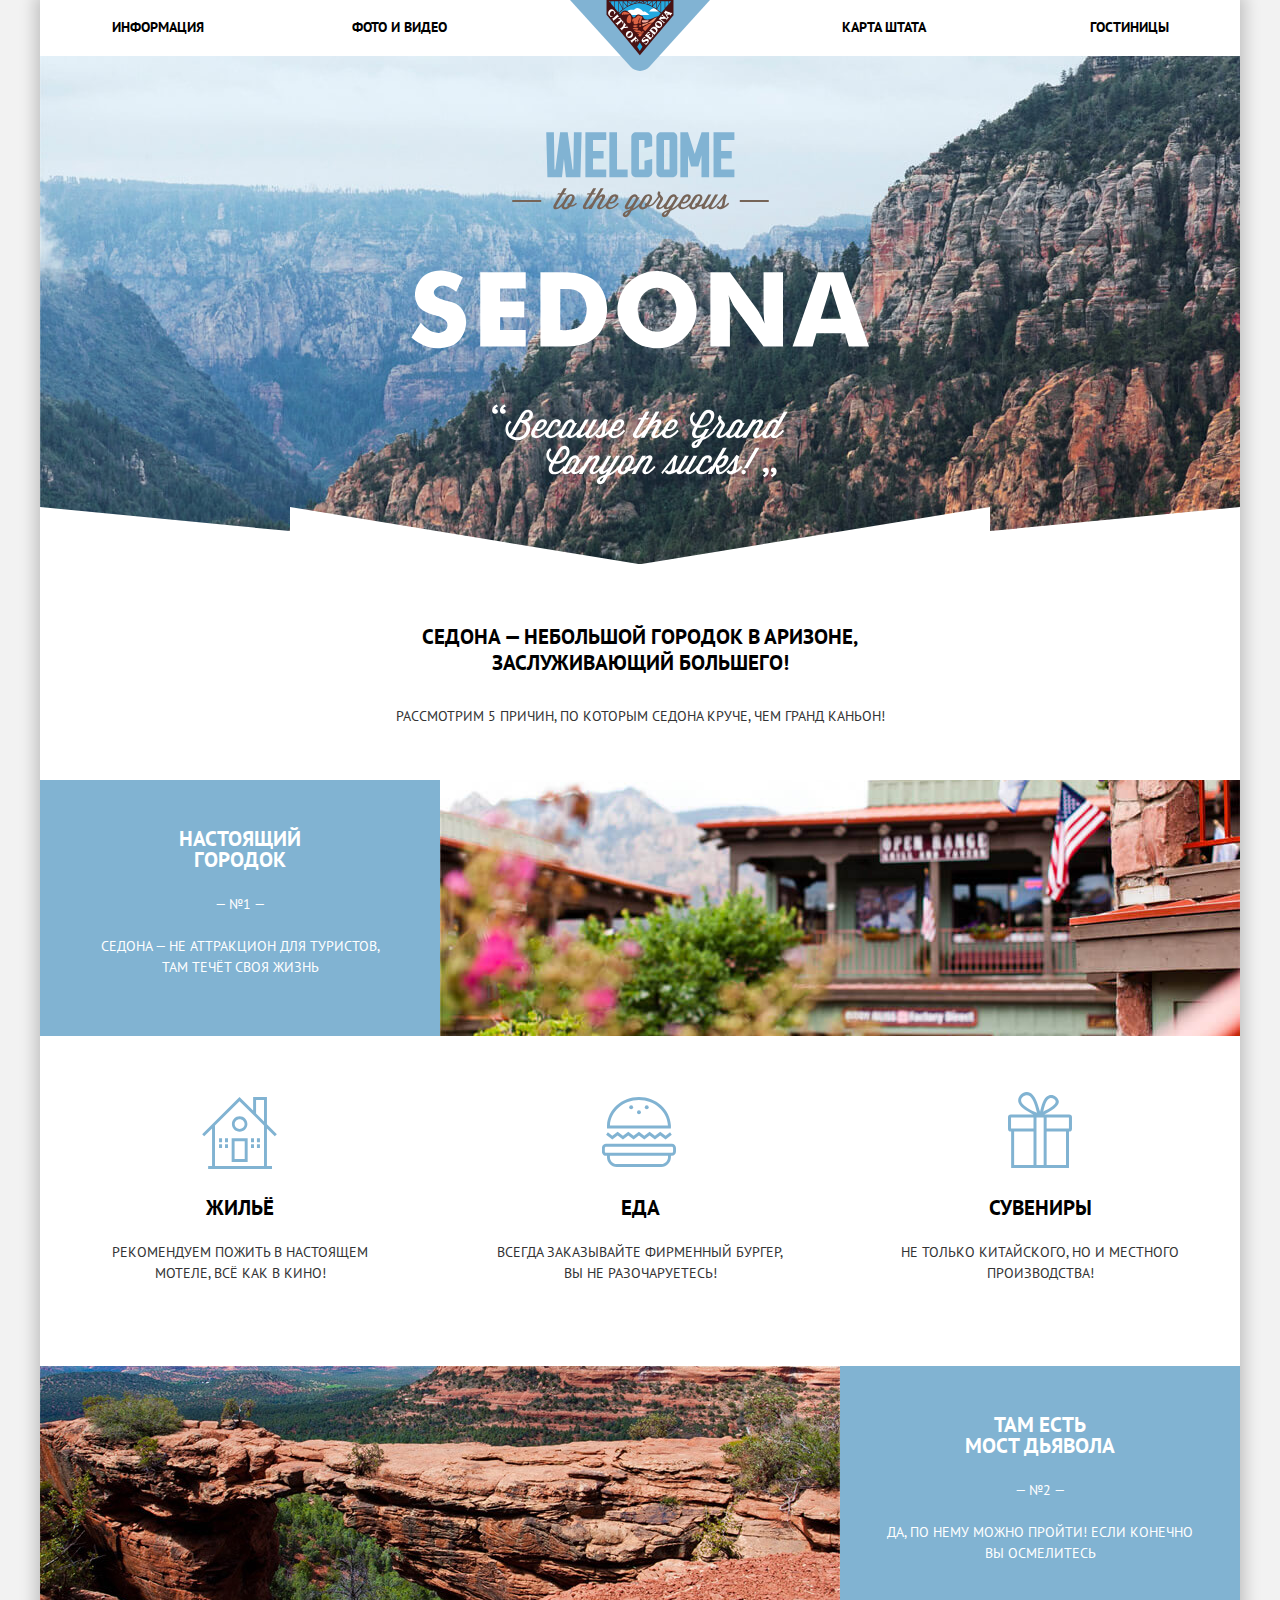
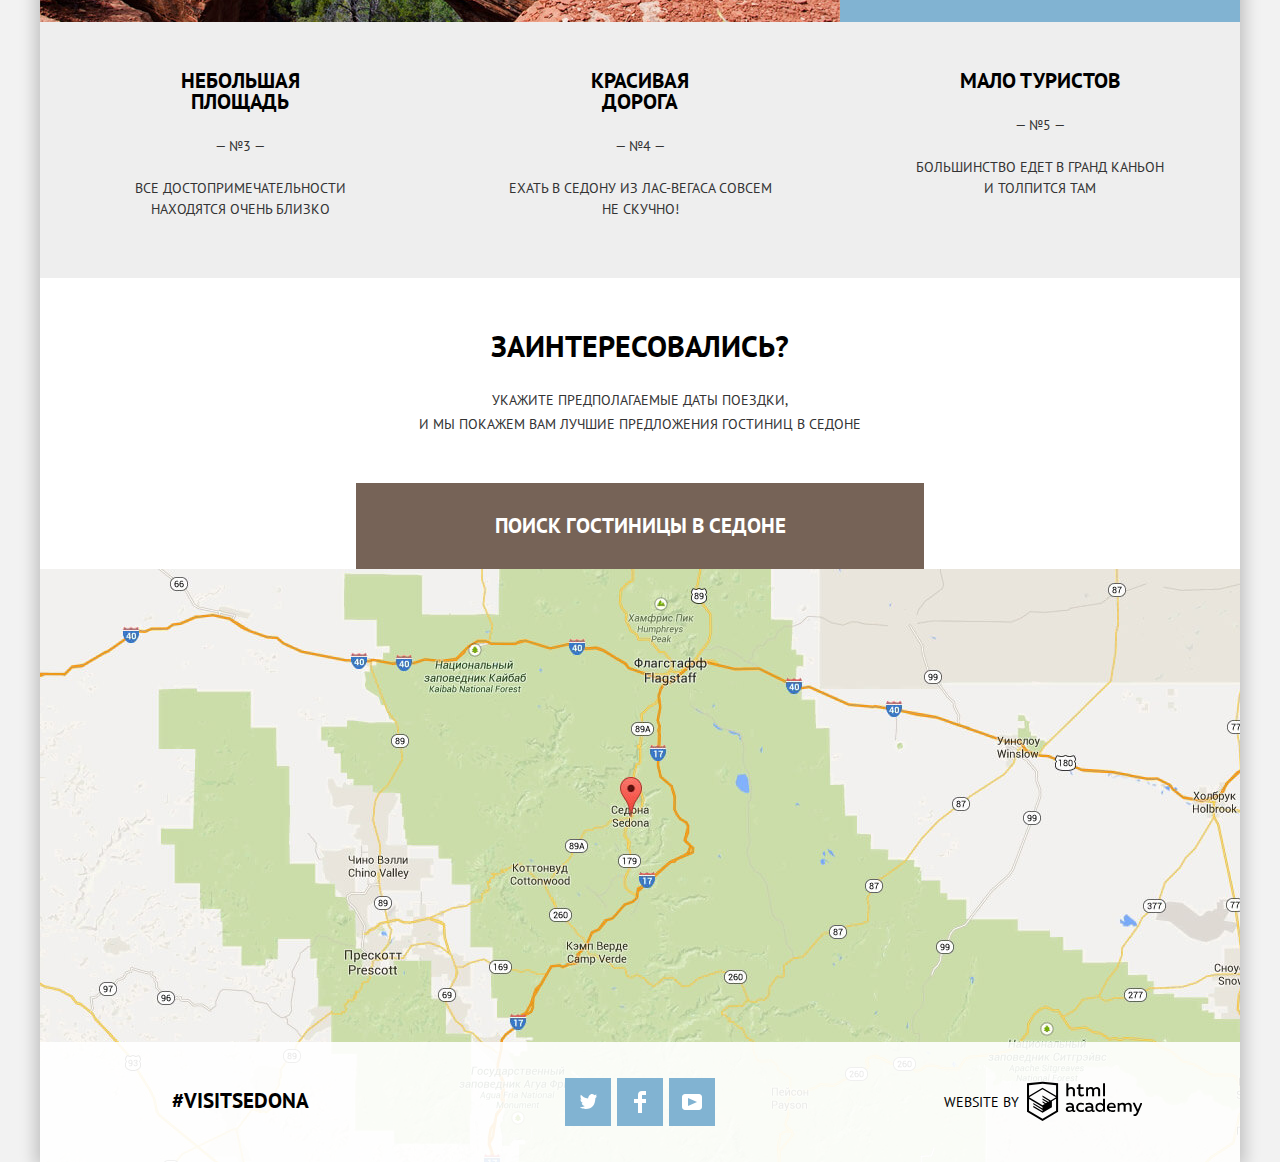
<file: index.html>
<!DOCTYPE html>
<html lang="ru">
  <head>
    <meta charset="utf-8">
    <title>HTML Academy: Седона</title>
    <link rel="stylesheet" href="https://fonts.googleapis.com/css?family=PT+Sans:400,700&amp;subset=cyrillic">
    <link rel="stylesheet" href="css/normalize-mini.css">
    <link rel="stylesheet" href="css/style-mini.css">
  </head>
  <body>
    <div class="container">
      <header class="main-header">
        <a class="main-logo">
          <img src="img/logo.svg" width="140" height="71" alt="Логотип города Седона">
        </a>
        <nav class="site-navigation">
          <ul>
            <li><a href="info.html">Информация</a></li>
            <li><a href="foto-video.html">Фото и видео</a></li>
            <li><a href="map.html">Карта штата</a></li>
            <li><a href="catalog.html">Гостиницы</a></li>
          </ul>
        </nav>
      </header>
      <main>
        <h1 class="visually-hidden">Сайт города Седона</h1>
        <section class="main-intro">
          <h2 class="visually-hidden">Приветствие</h2>
          <img src="img/welcome-banner.svg" width="459" height="353" alt="Приветственный баннер">
        </section>
        <section class="advantages">
          <h2 class="visually-hidden">Преимущества</h2>
          <div class="advantages-intro">
            <b>Седона &#8212; небольшой городок в Аризоне, заслуживающий большего!</b>
            <p>Рассмотрим 5 причин, по которым Седона круче, чем Гранд Каньон!</p>
          </div>
          <ul class="advantages-list">
            <li>
              <div class="list-item-big">
                <div class="list-item item-info">
                  <h3>Настоящий городок</h3>
                  <p class="items-num">&#8212; №1 &#8212;</p>
                  <p class="item-lead lead-1">Седона &#8212; не аттракцион для туристов, там течёт своя жизнь</p>
                </div>
                <div class="item-image">
                  <p class="visually-hidden">
                    Фото улицы Седоны
                  </p>
                </div>
              </div>
              <ul class="list-item-extra">
                <li class="list-item extra-item">
                  <h3>Жильё</h3>
                  <p class="extra-lead-1">Рекомендуем пожить в настоящем мотеле, всё как в кино!</p>
                </li>
                <li class="list-item extra-item">
                  <h3>Еда</h3>
                  <p class="extra-lead-2">Всегда заказывайте фирменный бургер, вы не разочаруетесь!</p>
                </li>
                <li class="list-item extra-item">
                  <h3>Сувениры</h3>
                  <p class="extra-lead-3">Не только китайского, но и местного производства!</p>
                </li>
              </ul>
            </li>
            <li class="list-item-big">
              <div class="item-image">
                <p class="visually-hidden">
                  Фото природы в окрестностях Седоны
                </p>
              </div>
              <div class="list-item item-info">
                <h3>Там есть<br>
                  мост дьявола</h3>
                <p class="items-num">&#8212; №2 &#8212;</p>
                <p class="item-lead lead-2">Да, по нему можно пройти! Если конечно вы осмелитесь</p>
              </div>
            </li>
            <li class="list-item list-item-small">
              <h3>Небольшая площадь</h3>
              <p class="items-num">&#8212; №3 &#8212;</p>
              <p class="item-lead lead-3">Все достопримечательности находятся очень близко</p>
            </li>
            <li class="list-item list-item-small">
              <h3 class="rare-title">Красивая дорога</h3>
              <p class="items-num">&#8212; №4 &#8212;</p>
              <p class="item-lead lead-4">Ехать в Седону из Лас-Вегаса совсем не скучно!</p>
            </li>
            <li class="list-item list-item-small">
              <h3>Мало туристов</h3>
              <p class="items-num">&#8212; №5 &#8212;</p>
              <p class="item-lead lead-5">Большинство едет в Гранд Каньон и толпится там</p>
            </li>
          </ul>
        </section>
        <section class="hotel-search">
          <h2 class="visually-hidden">Поиск отеля</h2>
          <div class="search-white-background">
            <b>Заинтересовались?</b>
            <p>Укажите предполагаемые даты поездки,<br>
            и мы покажем вам лучшие предложения гостиниц в Седоне</p>
            <div class="search-form-container">
              <button class="search-form-btn" type="button">Поиск гостиницы в Седоне</button>
              <form class="hotel-search-form" action="https://echo.htmlacademy.ru" method="get">
                <p class="arrival-date-form">
                  <label for="arrival-day-field">Дата заезда:</label>
                  <span class="input-container">
                    <input type="text" name="arrival-day" id="arrival-day-field" value="24 апреля 2017">
                    <button class="arrival-date-btn" type="button">
                      <span class="visually-hidden">Кнопка перехода в календарь</span>
                      <svg xmlns="http://www.w3.org/2000/svg" width="21" height="22">
                        <path d="M19.251 2.025h-2.845V.648c0-.381-.294-.689-.656-.689-.363 0-.656.308-.656.689v1.377h-3.938V.648c0-.381-.294-.689-.655-.689-.363 0-.657.308-.657.689v1.377H5.906V.648c0-.381-.294-.689-.656-.689-.363 0-.657.308-.657.689v1.377H1.75C.784 2.025 0 2.847 0 3.862v16.302C0 21.179.784 22 1.75 22h17.501c.966 0 1.749-.821 1.749-1.836V3.862c0-1.015-.783-1.837-1.749-1.837zm.437 18.139a.448.448 0 0 1-.437.459H1.75a.45.45 0 0 1-.438-.459V3.862a.45.45 0 0 1 .438-.459h2.844v1.378c0 .381.294.689.657.689.362 0 .656-.308.656-.689V3.403h3.938v1.378c0 .381.294.689.657.689.361 0 .655-.308.655-.689V3.403h3.938v1.378c0 .381.293.689.656.689.362 0 .656-.308.656-.689V3.403h2.845c.241 0 .437.206.437.459v16.302z"/>
                        <path d="M4.594 8.225h2.625v2.066H4.594zM4.594 11.668h2.625v2.067H4.594zM4.594 15.112h2.625v2.066H4.594zM9.188 15.112h2.625v2.066H9.188zM9.188 11.668h2.625v2.067H9.188zM9.188 8.225h2.625v2.066H9.188zM13.781 15.112h2.625v2.066h-2.625zM13.781 11.668h2.625v2.067h-2.625zM13.781 8.225h2.625v2.066h-2.625z"/>
                      </svg>
                    </button>
                  </span>
                </p>
                <p class="departure-date-form">
                  <label for="departure-day-field">Дата выезда:</label>
                  <span class="input-container">
                    <input type="text" name="departure-day" id="departure-day-field" value="4 июля 2017">
                    <button class="departure-date-btn" type="button">
                      <span class="visually-hidden">Кнопка перехода в календарь</span>
                      <svg xmlns="http://www.w3.org/2000/svg" width="21" height="22">
                        <path d="M19.251 2.025h-2.845V.648c0-.381-.294-.689-.656-.689-.363 0-.656.308-.656.689v1.377h-3.938V.648c0-.381-.294-.689-.655-.689-.363 0-.657.308-.657.689v1.377H5.906V.648c0-.381-.294-.689-.656-.689-.363 0-.657.308-.657.689v1.377H1.75C.784 2.025 0 2.847 0 3.862v16.302C0 21.179.784 22 1.75 22h17.501c.966 0 1.749-.821 1.749-1.836V3.862c0-1.015-.783-1.837-1.749-1.837zm.437 18.139a.448.448 0 0 1-.437.459H1.75a.45.45 0 0 1-.438-.459V3.862a.45.45 0 0 1 .438-.459h2.844v1.378c0 .381.294.689.657.689.362 0 .656-.308.656-.689V3.403h3.938v1.378c0 .381.294.689.657.689.361 0 .655-.308.655-.689V3.403h3.938v1.378c0 .381.293.689.656.689.362 0 .656-.308.656-.689V3.403h2.845c.241 0 .437.206.437.459v16.302z"/>
                        <path d="M4.594 8.225h2.625v2.066H4.594zM4.594 11.668h2.625v2.067H4.594zM4.594 15.112h2.625v2.066H4.594zM9.188 15.112h2.625v2.066H9.188zM9.188 11.668h2.625v2.067H9.188zM9.188 8.225h2.625v2.066H9.188zM13.781 15.112h2.625v2.066h-2.625zM13.781 11.668h2.625v2.067h-2.625zM13.781 8.225h2.625v2.066h-2.625z"/>
                      </svg>
                    </button>
                  </span>
                </p>
                <div class="half-width adults-number-form">
                  <label for="adults-counter-field">Взрослые:</label>
                  <div class="adults-inner-container">
                    <button class="counter-btn minus" type="button">
                      <span class="visually-hidden">Кнопка уменьшения количества</span>
                      <svg width="38" height="38">
                        <line x1="13" y1="19" x2="23" y2="19"/>
                      </svg>
                    </button>
                    <input type="text" name="adults-counter" id="adults-counter-field" value="2">
                    <button class="counter-btn plus" type="button">
                      <span class="visually-hidden">Кнопка увеличения количества</span>
                      <svg width="38" height="38">
                        <line x1="12" y1="19" x2="23" y2="19"/>
                        <line x1="17.5" y1="13.5" x2="17.5" y2="24.5"/>
                      </svg>
                    </button>
                  </div>
                </div>
                <div class="half-width children-number-form">
                  <label for="children-counter-field">Дети:</label>
                  <div class="children-inner-container">
                    <button class="counter-btn minus" type="button">
                      <span class="visually-hidden">Кнопка уменьшения количества</span>
                      <svg width="38" height="38">
                        <line x1="13" y1="19" x2="23" y2="19" stroke="rgb(169, 169,169)" stroke-width="3"/>
                      </svg>
                    </button>
                    <input type="text" name="children-counter" id="children-counter-field" value="0">
                    <button class="counter-btn plus" type="button">
                      <span class="visually-hidden">Кнопка увеличения количества</span>
                      <svg width="38" height="38">
                        <line x1="12" y1="19" x2="23" y2="19" stroke="rgb(169, 169,169)" stroke-width="3"/>
                        <line x1="17.5" y1="13.5" x2="17.5" y2="24.5" stroke="rgb(169, 169,169)" stroke-width="3"/>
                      </svg>
                    </button>
                  </div>
                </div>
                <input type="submit" value="Найти">
              </form>
            </div>
          </div>
        </section>
        <p class="map-image">
          <span class="visually-hidden">Карта окрестностей Седоны</span>
          <iframe class="google-map" src="https://www.google.com/maps/embed?pb=!1m18!1m12!1m3!1d837891.8353668932!2d-112.27543908121466!3d34.88379464633248!2m3!1f0!2f0!3f0!3m2!1i1024!2i768!4f13.1!3m3!1m2!1s0x872da132f942b00d%3A0x5548c523fa6c8efd!2z0KHQtdC00L7QvdCwLCDQkNGA0LjQt9C-0L3QsCA4NjMzNiwg0KHQqNCQ!5e0!3m2!1sru!2sru!4v1536592069922" width="1200" height="593" allowfullscreen></iframe>
        </p>
      </main>
      <footer class="main-footer main-footer-box">
        <p class="footer-container footer-sedona-link">
          <a href="#" title="посетите Седону">#visitsedona</a>
        </p>
        <div class="footer-container footer-social">
          <ul>
            <li>
              <a class="social-btn btn-twitter" href="#">
                <span class="visually-hidden">Мы в Твиттере</span>
                <svg xmlns="http://www.w3.org/2000/svg" xmlns:xlink="http://www.w3.org/1999/xlink" width="17" height="15">
                  <path d="M10.95.144c1.685-.496 2.984.27 3.577 1.179.673-.231 1.331-.481 2.011-.708a2.345 2.345 0 0 1-.857 1.768c.685.17 1.304-.491 1.304-.491-.169 1-1.006 1.788-1.563 2.024-.231 6.75-3.175 11.217-10.077 11.082h-.446c-.41 0-4.164-.46-4.898-1.887 2.271.196 3.893-.422 4.693-1.177-.96-.3-2.679-.477-2.979-2.95.349.106.564.228 1.19.119C1.705 8.247.374 7.53.448 5.33c.285.328 1.067.536 1.34.472C1.085 5.561-.182 2.442.894.85c1.818 1.854 3.735 3.606 7.152 3.773C8.254 2.33 9.183.793 10.95.144z"/>
                </svg>
              </a>
            </li>
            <li>
              <a class="social-btn btn-fb" href="#">
                <span class="visually-hidden">Мы в Фейсбуке</span>
                <svg xmlns="http://www.w3.org/2000/svg" width="12" height="22">
                  <path d="M12 4V0H8a4 4 0 0 0-4 4v4H0v4h4v10h4V12h4V8H8V4h4z"/>
                </svg>
              </a>
            </li>
            <li>
              <a class="social-btn btn-youtube" href="#">
                <span class="visually-hidden">Мы в ютубе</span>
                <svg xmlns="http://www.w3.org/2000/svg" xmlns:xlink="http://www.w3.org/1999/xlink" width="20" height="16">
                  <path d="M17 0H3C1.35 0 0 1.35 0 3v10c0 1.65 1.35 3 3 3h14c1.65 0 3-1.35 3-3V3c0-1.65-1.35-3-3-3zM6.027 11.998V4.002L15.014 8l-8.987 3.998z"/>
                </svg>
              </a>
            </li>
          </ul>
        </div>
        <p class="footer-container footer-copyright">
          <span class="website-by">Website by</span>
          <a class="copyright-link" href="https://htmlacademy.ru/intensive/htmlcss" title="Ссылка на лендинг интенсива «Профессиональный HTML и CSS, уровень 1»">
            <svg data-name="layer-1" xmlns="http://www.w3.org/2000/svg" width="115" height="41" viewBox="0 0 113 39">
              <path d="M46.84 28.22a2.07 2.07 0 0 0 .58-.11v1.4a3.41 3.41 0 0 1-1.24.22 1.75 1.75 0 0 1-1.75-1 5.08 5.08 0 0 1-3.3 1.13c-1.59 0-3.06-.87-3.06-2.68 0-2.24 2.08-2.93 3.9-2.93a11.63 11.63 0 0 1 2.28.26v-.31c0-1.09-.8-1.86-2.3-1.86a7.79 7.79 0 0 0-3.15.67v-1.79a10.72 10.72 0 0 1 3.35-.58c2.48 0 4 1.18 4 3.83v3.14a.57.57 0 0 0 .69.61zm-6.76-1.19a1.42 1.42 0 0 0 1.64 1.29 3.56 3.56 0 0 0 2.53-1v-1.51a10.21 10.21 0 0 0-1.9-.22c-1.1.01-2.27.35-2.27 1.45zM53.06 20.62a5.29 5.29 0 0 1 2.7.67v1.79a4.28 4.28 0 0 0-2.42-.73 2.89 2.89 0 1 0 0 5.76 5.26 5.26 0 0 0 2.55-.67v1.8a6.58 6.58 0 0 1-2.9.6 4.42 4.42 0 0 1-4.72-4.54 4.54 4.54 0 0 1 4.79-4.68zM65.84 28.22a2.07 2.07 0 0 0 .58-.11v1.4a3.41 3.41 0 0 1-1.24.22 1.75 1.75 0 0 1-1.75-1 5.08 5.08 0 0 1-3.3 1.13c-1.59 0-3.06-.87-3.06-2.68 0-2.24 2.08-2.93 3.9-2.93a11.63 11.63 0 0 1 2.28.26v-.31c0-1.09-.8-1.86-2.3-1.86a7.79 7.79 0 0 0-3.15.67v-1.79a10.72 10.72 0 0 1 3.35-.58c2.48 0 4 1.18 4 3.83v3.14a.57.57 0 0 0 .69.61zm-6.76-1.19a1.42 1.42 0 0 0 1.64 1.29 3.56 3.56 0 0 0 2.53-1v-1.51a10.21 10.21 0 0 0-1.9-.22c-1.11.01-2.27.35-2.27 1.45zM76.67 16.85v12.76h-1.76v-1.39a4.07 4.07 0 0 1-3.35 1.62 4.62 4.62 0 0 1 0-9.22 4 4 0 0 1 3.15 1.37v-5.14h2zm-4.76 5.48a2.9 2.9 0 0 0 0 5.8 3 3 0 0 0 2.79-1.84v-2.13a3.06 3.06 0 0 0-2.79-1.83zM82.99 20.62c3.48 0 4.68 2.81 4.12 5.34h-6.58c.22 1.57 1.75 2.22 3.35 2.22a6.41 6.41 0 0 0 2.77-.62v1.68a7.5 7.5 0 0 1-3.14.6c-2.68 0-5-1.53-5-4.61a4.39 4.39 0 0 1 4.48-4.61zm.09 1.62a2.39 2.39 0 0 0-2.57 2.26h4.85a2.06 2.06 0 0 0-2.28-2.26zM89.1 29.61v-8.75h1.73v1.09a4 4 0 0 1 2.92-1.33 3 3 0 0 1 2.73 1.4 4.33 4.33 0 0 1 3.06-1.4 3.21 3.21 0 0 1 3.32 3.52v5.47h-2V24.2a1.67 1.67 0 0 0-1.73-1.84 2.94 2.94 0 0 0-2.17 1.18V29.61h-2V24.2a1.67 1.67 0 0 0-1.73-1.84 3.11 3.11 0 0 0-2.32 1.35v5.91h-2zM111.47 20.86h2l-4.1 9.93c-.95 2.28-2.19 3-3.52 3a5 5 0 0 1-1.15-.15v-1.66a3 3 0 0 0 .89.13c.95 0 1.66-.67 2.17-2l.18-.44-4.16-8.82h2.13l3 6.6zM40.66 1.53v5a4 4 0 0 1 2.83-1.2A3.41 3.41 0 0 1 47.1 8.9v5.41h-2V9.15a1.9 1.9 0 0 0-2-2.1 3.08 3.08 0 0 0-2.44 1.46v5.8h-2V1.53h2zM52.43 2.42v3.12h3.17v1.71h-3.17v4c0 1.15.53 1.53 1.66 1.53a4.71 4.71 0 0 0 1.77-.35v1.68a7.14 7.14 0 0 1-2.35.38 2.68 2.68 0 0 1-3-2.88V7.23h-1.6V5.52h1.57V2.88zM58.1 14.29V5.54h1.73v1.09a4 4 0 0 1 2.92-1.33 3 3 0 0 1 2.73 1.4 4.33 4.33 0 0 1 3.06-1.4 3.21 3.21 0 0 1 3.32 3.52v5.47h-2V8.88a1.67 1.67 0 0 0-1.73-1.84 2.94 2.94 0 0 0-2.17 1.18V14.29h-2V8.88a1.67 1.67 0 0 0-1.73-1.84 3.11 3.11 0 0 0-2.32 1.35v5.91h-2zM74.72 1.52h1.95v12.76h-1.95zM15.44.02h-.16L0 1.62v28l15.28 9.09 15.28-9.09v-28zm13.12 28.45l-13.28 7.9L2 28.47V16.99l13.22 7.87v1.43l-9.07-5.4v1.38l9.11 5.47v1.46l-9.1-5.42v1.38l9.11 5.47 9.19-5.5V19.22l4.1-2.45v11.67zm0-13.16l-3.65 2.14-1.68 1-8-4.76v1.38l6.84 4.07h-.06l-.15.09-1 .57-5.64-3.36v1.38l4.45 2.65-1.05.7-3.36-2v1.38l2.21 1.3-2.25 1.35-13.16-7.82 13.17-7.92zm0-1.39L15.21 6.05l-13.2 7.86V3.41l13.28-1.39 13.28 1.39v10.51z"/>
            </svg>
          </a>
        </p>
      </footer>
    </div>
    <script src="js/form-popup-mini.js"></script>
  </body>
</html>
</file>
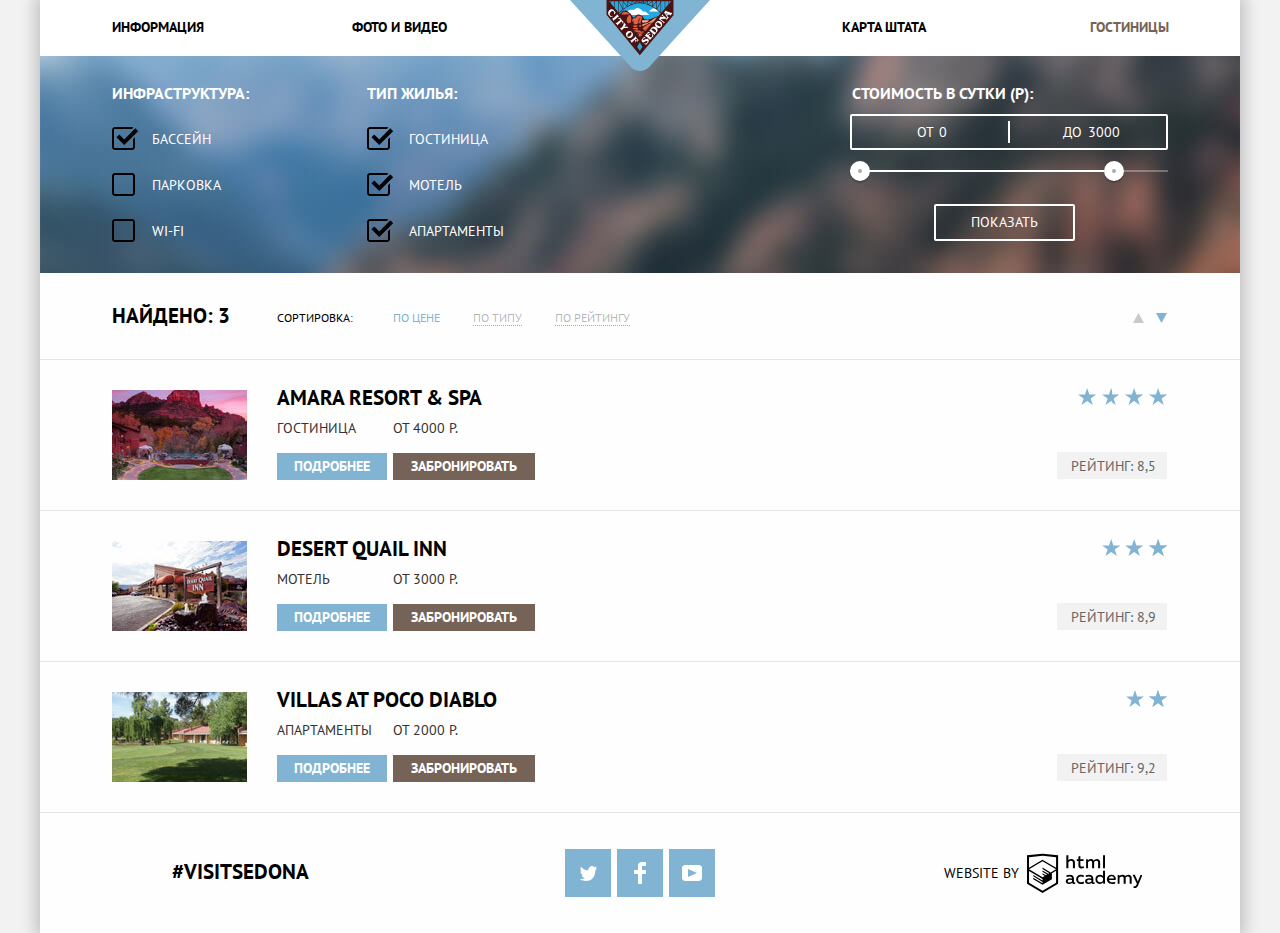
<file: catalog.html>
<!DOCTYPE html>
<html lang="ru">
  <head>
    <meta charset="utf-8">
    <title>HTML Academy: Седона</title>
    <link rel="stylesheet" href="https://fonts.googleapis.com/css?family=PT+Sans:400,700&amp;subset=cyrillic">
    <link rel="stylesheet" href="css/normalize-mini.css">
    <link rel="stylesheet" href="css/style-mini.css">
  </head>
  <body>
    <div class="container-catalog">
      <header class="main-header">
        <a class="main-logo" href="index.html" title="на главную страницу">
          <img src="img/logo.svg" width="140" height="71" alt="Логотип города Седона">
        </a>
        <nav class="site-navigation">
          <ul>
            <li><a href="info.html">Информация</a></li>
            <li><a href="foto-video.html">Фото и видео</a></li>
            <li><a href="map.html">Карта штата</a></li>
            <li class="current-item"><a href="catalog.html">Гостиницы</a></li>
          </ul>
        </nav>
      </header>
      <main>
        <h1 class="visually-hidden">Отели города Седона</h1>
        <form class="hotels-selection-form" action="https://echo.htmlacademy.ru" method="get">
          <h2 class="visually-hidden">Выбор параметров проживания</h2>
          <section class="infrastructure">
            <h3>Инфраструктура:</h3>
            <ul>
              <li class="hotels-selection-checkbox">
                <input class="visually-hidden" type="checkbox" name="pool" id="pool-checkbox" checked>
                <label class="hotels-selection-label" for="pool-checkbox">Бассейн</label>
              </li>
              <li class="hotels-selection-checkbox">
                <input class="visually-hidden" type="checkbox" name="parking" id="parking-checkbox">
                <label class="hotels-selection-label" for="parking-checkbox">Парковка</label>
              </li>
              <li class="hotels-selection-checkbox">
                <input class="visually-hidden" type="checkbox" name="wi-fi" id="wi-fi-checkbox">
                <label class="hotels-selection-label" for="wi-fi-checkbox">Wi-fi</label>
              </li>
            </ul>
          </section>
          <section class="accomodation">
            <h3>Тип жилья:</h3>
            <ul>
              <li class="hotels-selection-checkbox">
                <input class="visually-hidden" type="checkbox" name="hotel" id="hotel-checkbox" checked>
                <label class="hotels-selection-label" for="hotel-checkbox">Гостиница</label>
              </li>
              <li class="hotels-selection-checkbox">
                <input class="visually-hidden" type="checkbox" name="motel" id="motel-checkbox" checked>
                <label class="hotels-selection-label" for="motel-checkbox">Мотель</label>
              </li>
              <li class="hotels-selection-checkbox">
                <input class="visually-hidden" type="checkbox" name="apartments" id="apartments-checkbox" checked>
                <label class="hotels-selection-label" for="apartments-checkbox">Апартаменты</label>
              </li>
            </ul>
          </section>
          <div class="price">
            <h3>Стоимость в сутки (р):</h3>
            <p class="price-field">
              <label class="min-price">От <input type="text" name="min-price" value="0"></label>
              <label class="max-price">До <input type="text" name="max-price" value="3000"></label>
            </p>
            <div class="price-range">
              <div class="scale">
                <div class="bar"></div>
              </div>
              <div class="range-toggle range-toggle-min"></div>
              <div class="range-toggle range-toggle-max"></div>
            </div>
            <button class="form-btn" type="submit">Показать</button>
          </div>
        </form>
        <section class="results-sorting">
          <h2 class="visually-hidden">Сортировка результатов отбора отелей</h2>
          <p class="hotels-selection-result">
            Найдено:
            <output name="selection-quantity">3</output>
          </p>
          <div class="selection-mode">
            <p>Сортировка:</p>
            <ul class="mode-list">
              <li><a  class="current" href="#">По цене</a></li>
              <li><a href="#">По типу</a></li>
              <li><a href="#">По рейтингу</a></li>
            </ul>
          </div>
          <div class="sequence-selection">
            <a class="sequence-selection-defaul" href="#" title="Отбор по возрастанию стоимости">
              <svg xmlns="http://www.w3.org/2000/svg" width="11" height="10">
                <path d="M5.5 0L0 10h11z"/>
              </svg>
            </a>
            <a class="sequence-selection-default sequence-selection-current" href="#" title="Отбор по убыванию стоимости">
              <svg xmlns="http://www.w3.org/2000/svg" width="11" height="10">
                <path d="M5.5 10L0 0h11"/>
              </svg>
            </a>
          </div>
        </section>
        <ul class="hotels-list">
          <li class="hotels-list-item">
            <p class="catalog-item-image">
              <img src="img/amara-image.jpg" width="135" height="90" alt="Отель Amara Resort & SPA">
            </p>
            <div class="item-main-info">
              <h3 class="hotel-name">
                <a href="#">Amara Resort & SPA</a>
              </h3>
              <p class="hotel-info hotel-type">Гостиница</p>
              <p class="hotel-info hotel-price">от 4000 р.</p>
              <p class="hotel-btn btn-info">
                <a href="#">Подробнее</a>
              </p>
              <p class="hotel-btn btn-booking">
                <a href="#">Забронировать</a>
              </p>
            </div>
            <div class="item-ratings-info">
              <p class="hotel-stars amara-hotel-stars">
              </p>
              <p class="hotel-rating">
                Рейтинг: <span>8,5</span>
              </p>
            </div>
          </li>
          <li class="hotels-list-item">
            <p class="catalog-item-image">
              <img src="img/desert-image.jpg" width="135" height="90" alt="Отель Desert Quail Inn">
            </p>
            <div class="item-main-info">
              <h3 class="hotel-name">
                <a href="#">Desert Quail Inn</a>
              </h3>
              <p class="hotel-info hotel-type">Мотель</p>
              <p class="hotel-info hotel-price">от 3000 р.</p>
              <p class="hotel-btn btn-info">
                <a href="#">Подробнее</a>
              </p>
              <p class="hotel-btn btn-booking">
                <a href="#">Забронировать</a>
              </p>
            </div>
            <div class="item-ratings-info">
              <p class="hotel-stars  desert-hotel-stars">
                <img src="img/star.svg" width="18" height="17" alt="Категория (звёздность)">
              </p>
              <p class="hotel-rating">
                Рейтинг: <span>8,9</span>
              </p>
            </div>
          </li>
          <li class="hotels-list-item">
            <p class="catalog-item-image">
              <img src="img/villas-image.jpg" width="135" height="90" alt="Отель Villas At Poco Diablo">
            </p>
            <div class="item-main-info">
              <h3 class="hotel-name">
                <a href="#">Villas At Poco Diablo</a>
              </h3>
              <p class="hotel-info hotel-type">Апартаменты</p>
              <p class="hotel-info hotel-price">от 2000 р.</p>
              <p class="hotel-btn btn-info">
                <a href="#">Подробнее</a>
              </p>
              <p class="hotel-btn btn-booking">
                <a href="#">Забронировать</a>
              </p>
            </div>
            <div class="item-ratings-info">
              <p class="hotel-stars villas-hotel-stars">
                <img src="img/star.svg" width="18" height="17" alt="Категория (звёздность)">
              </p>
              <p class="hotel-rating">
                Рейтинг: <span>9,2</span>
              </p>
            </div>
          </li>
        </ul>
      </main>
      <footer class="catalog-footer">
        <p class="footer-container footer-sedona-link">
          <a href="#" title="посетите Седону">#visitsedona</a>
        </p>
        <div class="footer-container footer-social">
          <ul>
            <li>
              <a class="social-btn btn-twitter" href="#">
                <span class="visually-hidden">Мы в Твиттере</span>
                <svg xmlns="http://www.w3.org/2000/svg" xmlns:xlink="http://www.w3.org/1999/xlink" width="17" height="15">
                  <path d="M10.95.144c1.685-.496 2.984.27 3.577 1.179.673-.231 1.331-.481 2.011-.708a2.345 2.345 0 0 1-.857 1.768c.685.17 1.304-.491 1.304-.491-.169 1-1.006 1.788-1.563 2.024-.231 6.75-3.175 11.217-10.077 11.082h-.446c-.41 0-4.164-.46-4.898-1.887 2.271.196 3.893-.422 4.693-1.177-.96-.3-2.679-.477-2.979-2.95.349.106.564.228 1.19.119C1.705 8.247.374 7.53.448 5.33c.285.328 1.067.536 1.34.472C1.085 5.561-.182 2.442.894.85c1.818 1.854 3.735 3.606 7.152 3.773C8.254 2.33 9.183.793 10.95.144z"/>
                </svg>
              </a>
            </li>
            <li>
              <a class="social-btn btn-fb" href="#">
                <span class="visually-hidden">Мы в Фейсбуке</span>
                <svg xmlns="http://www.w3.org/2000/svg" width="12" height="22">
                  <path d="M12 4V0H8a4 4 0 0 0-4 4v4H0v4h4v10h4V12h4V8H8V4h4z"/>
                </svg>
              </a>
            </li>
            <li>
              <a class="social-btn btn-youtube" href="#">
                <span class="visually-hidden">Мы в ютубе</span>
                <svg xmlns="http://www.w3.org/2000/svg" xmlns:xlink="http://www.w3.org/1999/xlink" width="20" height="16">
                  <path d="M17 0H3C1.35 0 0 1.35 0 3v10c0 1.65 1.35 3 3 3h14c1.65 0 3-1.35 3-3V3c0-1.65-1.35-3-3-3zM6.027 11.998V4.002L15.014 8l-8.987 3.998z"/>
                </svg>
              </a>
            </li>
          </ul>
        </div>
        <p class="footer-container footer-copyright">
          <span class="website-by">
            Website by
          </span>
          <a class="copyright-link" href="https://htmlacademy.ru/intensive/htmlcss" title="Ссылка на лендинг интенсива «Профессиональный HTML и CSS, уровень 1»">
            <svg data-name="layer-1" xmlns="http://www.w3.org/2000/svg" width="115" height="41" viewBox="0 0 113 39">
              <path d="M46.84 28.22a2.07 2.07 0 0 0 .58-.11v1.4a3.41 3.41 0 0 1-1.24.22 1.75 1.75 0 0 1-1.75-1 5.08 5.08 0 0 1-3.3 1.13c-1.59 0-3.06-.87-3.06-2.68 0-2.24 2.08-2.93 3.9-2.93a11.63 11.63 0 0 1 2.28.26v-.31c0-1.09-.8-1.86-2.3-1.86a7.79 7.79 0 0 0-3.15.67v-1.79a10.72 10.72 0 0 1 3.35-.58c2.48 0 4 1.18 4 3.83v3.14a.57.57 0 0 0 .69.61zm-6.76-1.19a1.42 1.42 0 0 0 1.64 1.29 3.56 3.56 0 0 0 2.53-1v-1.51a10.21 10.21 0 0 0-1.9-.22c-1.1.01-2.27.35-2.27 1.45zM53.06 20.62a5.29 5.29 0 0 1 2.7.67v1.79a4.28 4.28 0 0 0-2.42-.73 2.89 2.89 0 1 0 0 5.76 5.26 5.26 0 0 0 2.55-.67v1.8a6.58 6.58 0 0 1-2.9.6 4.42 4.42 0 0 1-4.72-4.54 4.54 4.54 0 0 1 4.79-4.68zM65.84 28.22a2.07 2.07 0 0 0 .58-.11v1.4a3.41 3.41 0 0 1-1.24.22 1.75 1.75 0 0 1-1.75-1 5.08 5.08 0 0 1-3.3 1.13c-1.59 0-3.06-.87-3.06-2.68 0-2.24 2.08-2.93 3.9-2.93a11.63 11.63 0 0 1 2.28.26v-.31c0-1.09-.8-1.86-2.3-1.86a7.79 7.79 0 0 0-3.15.67v-1.79a10.72 10.72 0 0 1 3.35-.58c2.48 0 4 1.18 4 3.83v3.14a.57.57 0 0 0 .69.61zm-6.76-1.19a1.42 1.42 0 0 0 1.64 1.29 3.56 3.56 0 0 0 2.53-1v-1.51a10.21 10.21 0 0 0-1.9-.22c-1.11.01-2.27.35-2.27 1.45zM76.67 16.85v12.76h-1.76v-1.39a4.07 4.07 0 0 1-3.35 1.62 4.62 4.62 0 0 1 0-9.22 4 4 0 0 1 3.15 1.37v-5.14h2zm-4.76 5.48a2.9 2.9 0 0 0 0 5.8 3 3 0 0 0 2.79-1.84v-2.13a3.06 3.06 0 0 0-2.79-1.83zM82.99 20.62c3.48 0 4.68 2.81 4.12 5.34h-6.58c.22 1.57 1.75 2.22 3.35 2.22a6.41 6.41 0 0 0 2.77-.62v1.68a7.5 7.5 0 0 1-3.14.6c-2.68 0-5-1.53-5-4.61a4.39 4.39 0 0 1 4.48-4.61zm.09 1.62a2.39 2.39 0 0 0-2.57 2.26h4.85a2.06 2.06 0 0 0-2.28-2.26zM89.1 29.61v-8.75h1.73v1.09a4 4 0 0 1 2.92-1.33 3 3 0 0 1 2.73 1.4 4.33 4.33 0 0 1 3.06-1.4 3.21 3.21 0 0 1 3.32 3.52v5.47h-2V24.2a1.67 1.67 0 0 0-1.73-1.84 2.94 2.94 0 0 0-2.17 1.18V29.61h-2V24.2a1.67 1.67 0 0 0-1.73-1.84 3.11 3.11 0 0 0-2.32 1.35v5.91h-2zM111.47 20.86h2l-4.1 9.93c-.95 2.28-2.19 3-3.52 3a5 5 0 0 1-1.15-.15v-1.66a3 3 0 0 0 .89.13c.95 0 1.66-.67 2.17-2l.18-.44-4.16-8.82h2.13l3 6.6zM40.66 1.53v5a4 4 0 0 1 2.83-1.2A3.41 3.41 0 0 1 47.1 8.9v5.41h-2V9.15a1.9 1.9 0 0 0-2-2.1 3.08 3.08 0 0 0-2.44 1.46v5.8h-2V1.53h2zM52.43 2.42v3.12h3.17v1.71h-3.17v4c0 1.15.53 1.53 1.66 1.53a4.71 4.71 0 0 0 1.77-.35v1.68a7.14 7.14 0 0 1-2.35.38 2.68 2.68 0 0 1-3-2.88V7.23h-1.6V5.52h1.57V2.88zM58.1 14.29V5.54h1.73v1.09a4 4 0 0 1 2.92-1.33 3 3 0 0 1 2.73 1.4 4.33 4.33 0 0 1 3.06-1.4 3.21 3.21 0 0 1 3.32 3.52v5.47h-2V8.88a1.67 1.67 0 0 0-1.73-1.84 2.94 2.94 0 0 0-2.17 1.18V14.29h-2V8.88a1.67 1.67 0 0 0-1.73-1.84 3.11 3.11 0 0 0-2.32 1.35v5.91h-2zM74.72 1.52h1.95v12.76h-1.95zM15.44.02h-.16L0 1.62v28l15.28 9.09 15.28-9.09v-28zm13.12 28.45l-13.28 7.9L2 28.47V16.99l13.22 7.87v1.43l-9.07-5.4v1.38l9.11 5.47v1.46l-9.1-5.42v1.38l9.11 5.47 9.19-5.5V19.22l4.1-2.45v11.67zm0-13.16l-3.65 2.14-1.68 1-8-4.76v1.38l6.84 4.07h-.06l-.15.09-1 .57-5.64-3.36v1.38l4.45 2.65-1.05.7-3.36-2v1.38l2.21 1.3-2.25 1.35-13.16-7.82 13.17-7.92zm0-1.39L15.21 6.05l-13.2 7.86V3.41l13.28-1.39 13.28 1.39v10.51z"/>
            </svg>
          </a>
        </p>
      </footer>
    </div>
  </body>
</html>
</file>
<file: css/style-mini.css>
@-webkit-keyframes moving-down{0%{-webkit-transform:scaleY(0);transform:scaleY(0)}to{-webkit-transform:scaleY(1);transform:scaleY(1)}}@keyframes moving-down{0%{-webkit-transform:scaleY(0);transform:scaleY(0)}to{-webkit-transform:scaleY(1);transform:scaleY(1)}}@keyframes shake{0%,to{transform:translateX(0)}10%,30%,50%,70%,90%{transform:translateX(-10px)}20%,40%,60%,80%{transform:translateX(10px)}}*,::after,::before{-webkit-box-sizing:inherit;box-sizing:inherit}html{-webkit-box-sizing:border-box;box-sizing:border-box}body{margin:0;padding:0;font-family:"PT Sans",Arial,sans-serif;font-size:14px;line-height:21px;font-weight:400;text-transform:uppercase;text-align:center;color:#333;background-color:#f2f2f2}a{text-decoration:none}img{max-width:100%;height:auto}.visually-hidden{position:absolute;width:1px;height:1px;margin:-1px;border:0;padding:0;white-space:nowrap;-webkit-clip-path:inset(100%);clip-path:inset(100%);clip:rect(0 0 0 0);overflow:hidden}.container,.container-catalog{width:1200px;margin:0 auto;position:relative;-webkit-box-shadow:0 0 15px 5px rgba(0,1,1,.2);box-shadow:0 0 15px 5px rgba(0,1,1,.2)}.main-header{position:relative;min-height:56px;font-size:14px;line-height:26px;font-weight:700;color:#000;background-color:#fff}.main-logo{position:absolute;top:0;left:50%;margin-left:-70px}.site-navigation ul{display:-webkit-box;display:-ms-flexbox;display:flex;-ms-flex-wrap:wrap;flex-wrap:wrap;width:100%;margin:0;padding:0;list-style:none}.site-navigation li{padding-top:14px;width:20%;min-height:56px}.site-navigation li:nth-child(1),.site-navigation li:nth-child(2){text-align:left;padding-left:72px}.site-navigation li:nth-child(4n-2){margin-right:20%}.site-navigation li:nth-child(3){text-align:right;padding-right:74px}.site-navigation li:nth-child(4){text-align:right;padding-right:71px}.site-navigation a{font-size:14px;line-height:26px;font-weight:700;color:#000}.site-navigation a:focus,.site-navigation a:hover{color:#81b3d2}.site-navigation a:active{color:rgba(0,0,0,.3)}.current-item a,.current-item a:active,.current-item a:hover{color:#766357}.main-intro{line-height:0;padding-top:76px;padding-bottom:79px;background-color:#485155;background-image:url(../img/polygon-index.svg),url(../img/background-index.jpg);background-position:0 451px,center -56px;background-repeat:no-repeat,no-repeat}.advantages-intro{min-height:216px;padding-top:59px;padding-bottom:50px;border:1px solid transparent;background-color:#fff}.advantages-intro b{padding:0;display:block;width:576px;margin:0 auto 27px;font-size:21px;line-height:26px;font-weight:700;color:#000}.advantages-intro p{line-height:26px;margin:0 auto}.advantages-list,.list-item-big,.list-item-extra{display:-webkit-box;display:-ms-flexbox;display:flex;-ms-flex-wrap:wrap;flex-wrap:wrap;margin:0;padding:0;list-style:none}.advantages-list .list-item{width:400px;min-height:256px}.advantages-list .list-item:not(.extra-item){padding-top:48px;padding-bottom:58px}.list-item-big .item-image{width:800px;background-color:#98796e;background-repeat:no-repeat}.list-item-big:nth-of-type(1) .item-image{background-image:url(../img/street-full.jpg);background-position:0 -78px}.list-item-big:nth-of-type(2) .item-image{background-image:url(../img/nature-full.jpg);background-position:0 -76px}.list-item h3{display:block;width:160px;margin:0 auto 24px;font-size:21px;line-height:21px;font-weight:700}.extra-item h3,.extra-item h3 .list-item-small h3,.list-item-small h3{color:#000}.advantages-list .items-num{margin-bottom:21px}.advantages-list .item-lead{display:block;width:260px;margin:0 auto}.item-lead.lead-1{width:300px}.item-lead.lead-2{width:320px}.item-lead.lead-4{width:280px}.advantages-list .item-info{color:#fff;background-color:#81b3d2}.advantages-list .extra-item{min-height:330px;padding-top:161px;padding-bottom:24px;background-color:#fff;background-repeat:no-repeat;background-position:162px 61px}.advantages-list .extra-item:nth-of-type(1){background-image:url(../img/icon-1.svg)}.advantages-list .extra-item:nth-of-type(2){background-image:url(../img/icon-2.svg)}.advantages-list .extra-item:nth-of-type(3){background-image:url(../img/icon-3.svg);background-position:168px 56px}.extra-item p{width:290px;margin:0 auto;padding:0}.list-item-small{background-color:#eee}.search-white-background{min-height:290px;padding-top:50px;background-color:#fff}.search-white-background b{display:block;width:570px;margin:0 auto 24px;font-size:30px;line-height:36px;font-weight:700;color:#000}.search-white-background p{width:570px;margin:0 auto 47px;font-size:14px;line-height:24px;color:#333}.search-form-btn{width:568px;min-height:86px;font-family:"PT Sans",Arial,sans-serif;font-size:21px;line-height:26px;font-weight:700;text-transform:uppercase;color:#fff;background-color:#766357;border:0}.search-form-btn:focus,.search-form-btn:hover{background-color:#604e43}.search-form-btn:active{color:rgba(255,255,255,.3);background-color:#503e33}.search-form-container{position:relative;width:568px;margin:0 auto}.hotel-search-form,.hotel-search-form p{display:-webkit-box;display:-ms-flexbox;display:flex;-webkit-box-pack:justify;-ms-flex-pack:justify;justify-content:space-between;color:#000}.hotel-search-form{-ms-flex-wrap:wrap;flex-wrap:wrap;-ms-flex-line-pack:start;align-content:flex-start;-ms-flex-negative:0;flex-shrink:0;position:absolute;height:395px;line-height:26px;font-weight:700;background-color:#fff;width:568px;margin:0 auto;padding:55px}.hotel-search-form p{width:460px;margin:0 0 30px;padding:0}.arrival-date-form label,.departure-date-form label{padding-top:6px;text-align:left;display:block;width:100px;height:38px}.hotel-search-form .input-container{display:block;float:right;position:relative;width:346px;height:38px;margin:0;padding:0}.hotel-search-form input[type=text]{border:0;color:#000;background-color:#f2f2f2}.half-width button,.hotel-search-form input[type=text]{font-family:"PT Sans",Arial,sans-serif;font-size:14px;line-height:26px;font-weight:700;text-transform:uppercase}.hotel-search-form input[type=text]:hover{background-color:#ebebeb}.hotel-search-form input[type=text]:focus{outline:2px solid #e5e5e5;background-color:#fff}.arrival-date-form input,.departure-date-form input{display:block;width:100%;height:38px;padding-left:13px;padding-right:40px}.arrival-date-form button,.departure-date-form button{position:absolute;bottom:8px;right:9px;padding:0;line-height:0;border:0;outline:0;background:0 0}.arrival-date-btn svg,.departure-date-btn svg,.sequence-selection-defaul path{fill:#cacaca}.arrival-date-btn:focus svg,.arrival-date-btn:hover svg,.departure-date-btn:focus svg,.departure-date-btn:hover svg{fill:#000}.arrival-date-btn:active svg,.departure-date-btn:active svg{fill:#81b3d2}.hotel-search-form .half-width{display:-webkit-box;display:-ms-flexbox;display:flex;-webkit-box-pack:justify;-ms-flex-pack:justify;justify-content:space-between;position:relative;margin-bottom:54px}.half-width input[type=text]{padding-left:40px;padding-right:40px}.adults-number-form{width:227px}.children-number-form{width:178px}.half-width label{display:block;padding-top:5px}.half-width button,.half-width input{margin:0;padding:0;height:38px;text-align:center;border:0}.half-width input{width:114px}.half-width button{position:absolute;width:38px;background-color:transparent}.half-width .minus{right:76px;bottom:0}.half-width .plus{right:0;bottom:0}.counter-btn line{stroke-width:3;stroke:#a9a9a9}.counter-btn:focus line,.counter-btn:hover line{stroke:#000}.counter-btn:active line{stroke:#81b3d2}.hotel-search-form input[type=submit]{width:458px;height:58px;text-align:center;vertical-align:middle;text-transform:uppercase;font-family:"PT Sans",Arial,sans-serif;font-size:21px;line-height:26px;font-weight:700;color:#fff;background-color:#81b3d2;border:0}.hotel-search-form input[type=submit]:focus,.hotel-search-form input[type=submit]:hover{background-color:#669ec0}.hotel-search-form input[type=submit]:active{color:rgba(255,255,255,.3);background-color:#5496bd}.hotels-selection-form{display:-webkit-box;display:-ms-flexbox;display:flex;min-height:217px;padding:27px 72px 30px;background-position:center -56px;background-repeat:no-repeat;background-color:#63727f;background-image:url(../img/background-catalog.jpg)}.hotels-selection-form .accomodation,.hotels-selection-form .infrastructure{width:255px;text-align:left}.hotels-selection-form .price{width:318px;margin-left:auto;text-align:left}.hotels-selection-form h3{margin:0 0 25px;padding:0;font-size:16px;font-weight:700;color:#fff}.price h3{margin-left:2px;margin-bottom:10px}.hotels-selection-form ul{margin:0;padding:0;list-style:none}.hotels-selection-form li,.hotels-selection-form p,.price-field input[type=text]{text-transform:uppercase;color:#fff}.hotels-selection-form li{position:relative;margin:0 0 25px;padding:0}.hotels-selection-form li:last-child{margin-bottom:0}.hotels-selection-label{padding-left:40px;cursor:pointer}.accomodation .hotels-selection-label{padding-left:42px}.hotels-selection-label::before{position:absolute;content:"";top:-2px;left:0;width:27px;height:23px;background-image:url(../img/checkbox-off.svg);background-repeat:no-repeat}.hotels-selection-checkbox input:checked+.hotels-selection-label::before{background-image:url(../img/checkbox-on.svg)}.hotels-selection-checkbox input:disabled+.hotels-selection-label::before{background-image:url(../img/checkbox-off-disabled.svg)}.hotels-selection-checkbox input:checked:disabled+.hotels-selection-label::before{background-image:url(../img/checkbox-on-disabled.svg)}.hotels-selection-checkbox input:focus+.hotels-selection-label{outline:thin dotted;outline:5px auto -webkit-focus-ring-color;outline-offset:-2px;outline-color:#3c329e}.hotels-selection-form .price-field{position:relative;height:36px;padding:0;margin:0 0 20px;font-size:0;border:2px solid #fff;border-radius:2px}.hotels-selection-form .price-field::after{position:absolute;content:"";width:2px;height:22px;top:50%;left:50%;background-color:#fff;-webkit-transform:translate(-50%,-50%);-ms-transform:translate(-50%,-50%);transform:translate(-50%,-50%)}.price-field label{display:inline-block;width:157px;font-size:14px;line-height:32px;vertical-align:top;cursor:pointer}.price-field .min-price{padding-left:65px}.price-field .max-price{padding-left:54px}.price-field input{margin:0;background:0 0;border:0}.price-field input[name=min-price]{width:70px}.price-field input[name=max-price]{width:79px}.hotels-selection-form .price-range{position:relative;margin-bottom:32px}.price-range .scale{height:2px;background-color:rgba(255,255,255,.3)}.price-range .bar{width:80%;height:2px;background-color:#fff}.price-range .range-toggle{position:absolute;top:-9px;width:20px;height:20px;background:#ababab;border:8px solid #fff;border-radius:50%;-webkit-box-shadow:0 2px 1px 0 rgba(0,1,1,.2);box-shadow:0 2px 1px 0 rgba(0,1,1,.2);cursor:pointer}.price-range .range-toggle:hover{-webkit-transform:scale(1.1);-ms-transform:scale(1.1);transform:scale(1.1)}.price-range .range-toggle-min{left:0}.price-range .range-toggle-max{left:80%}.hotels-selection-form .form-btn{display:block;min-width:138px;min-height:36px;margin:0 0 0 84px;padding:6px 35px;font-size:14px;line-height:21px;color:#fff;text-transform:uppercase;background-color:transparent;border:2px solid #fff;border-radius:2px;cursor:pointer}.hotels-selection-form .form-btn:hover{color:#000;background-color:#fff}.results-sorting{display:-webkit-box;display:-ms-flexbox;display:flex;min-height:87px;padding-top:30px;padding-left:72px;padding-right:73px;color:#000;background-color:#fefefe;border-bottom:1px solid #e5e5e5}.hotels-selection-result{width:165px;margin:0;padding:0;font-size:21px;line-height:26px;font-weight:700;text-align:left}.selection-mode,.selection-mode .mode-list{display:-webkit-box;display:-ms-flexbox;display:flex;-ms-flex-negative:0;flex-shrink:0}.selection-mode{width:565px;margin-top:6px;text-align:left}.selection-mode .mode-list{margin:0;padding:0;list-style:none}.mode-list li,.selection-mode p{padding:0;font-size:12px;line-height:18px}.selection-mode p{margin:0 40px 0 0}.mode-list li{margin:0 33px 0 0}.mode-list a,.mode-list a:hover{text-decoration:none;border-bottom:1px dotted #81b3d2}.mode-list a{margin:0;padding:0;color:rgba(0,0,0,.3)}.mode-list .current,.mode-list .current:active,.mode-list .current:hover{color:#81b3d2;text-decoration:none;border:0}.mode-list a:hover{color:#81b3d2}.mode-list a:active{color:#000;border:0}.item-ratings-info,.sequence-selection{width:240px;margin-left:auto;text-align:right}.sequence-selection{margin-top:5px}.sequence-selection a:last-child{margin-left:8px}.sequence-selection-current:hover path,.sequence-selection-defaul:hover path{fill:#231f20}.sequence-selection-current path,.sequence-selection-current:active path,.sequence-selection-defaul:active path{fill:#81b3d2}.hotels-list{-ms-flex-wrap:wrap;flex-wrap:wrap;margin:0;padding:0;list-style:none;color:#000;background-color:#fefefe}.hotels-list,.hotels-list-item,.hotels-list-item .item-main-info{display:-webkit-box;display:-ms-flexbox;display:flex;-ms-flex-negative:0;flex-shrink:0}.hotels-list-item{min-height:150px;margin:0;padding:25px 73px 30px 72px;border-bottom:1px solid #e5e5e5;width:100%}.hotels-list-item .catalog-item-image{width:165px;margin:5px 0 0;padding:0;line-height:0;text-align:left}.hotels-list-item .item-main-info{-ms-flex-wrap:wrap;flex-wrap:wrap;-webkit-box-align:start;-ms-flex-align:start;align-items:flex-start;-ms-flex-line-pack:start;align-content:flex-start;width:365px}.item-main-info h3{display:block;width:100%;margin:0 0 7px;padding:0;text-align:left}.hotel-btn a,.hotel-name a{font-size:21px;line-height:26px;font-weight:700;text-decoration:none;color:#000}.hotel-name a:hover{color:#81b3d2}.hotel-name a:active{color:rgba(0,0,0,.3)}.item-main-info p{margin:0;padding:0;color:#333}.item-main-info .hotel-info{margin-bottom:14px;text-align:left}.item-main-info .btn-info,.item-main-info .hotel-type{min-width:110px;margin-right:6px}.item-main-info .btn-booking,.item-main-info .hotel-price{min-width:142px}.hotel-btn a{display:block;min-height:27px;padding-top:3px;font-size:14px;line-height:21px;color:#fff}.btn-info a{background-color:#81b3d2}.btn-info a:focus,.btn-info a:hover,.footer-social .social-btn:focus,.footer-social .social-btn:hover{background-color:#669ec0}.btn-info a:active{color:rgba(255,255,255,.3);background-color:#5496bd}.btn-booking a{background-color:#766357}.btn-booking a:focus,.btn-booking a:hover{background-color:#604e43}.btn-booking a:active{color:rgba(255,255,255,.3);background-color:#503e33}.hotel-stars{display:block;height:17px;margin:3px 0 47px auto;padding:0;background:url(../img/star.svg);background-repeat:space}.amara-hotel-stars{width:89px}.desert-hotel-stars{width:65px}.villas-hotel-stars{width:41px}.hotel-rating{display:block;width:110px;height:27px;margin:0 0 0 130px;padding-top:4px;padding-right:11px;color:#666;background-color:#f2f2f2}.map-image{margin:0;padding:0;line-height:0;background-color:#f2f2f2;background-image:url(../img/map.jpg)}.map-image .google-map{border:0}.main-footer-box{position:absolute;left:0;bottom:0}.catalog-footer,.main-footer{display:-webkit-box;display:-ms-flexbox;display:flex;min-height:120px}.main-footer{background-color:rgba(255,255,255,.9)}.catalog-footer{background-color:#fefefe}.footer-container{width:400px;min-height:120px;margin:0;padding:0;list-style:none;text-align:center}.footer-sedona-link{padding-top:46px}.footer-sedona-link a{font-size:21px;line-height:26px;font-weight:700;text-decoration:none;color:#000}.footer-copyright,.footer-social .social-btn,.footer-social ul{display:-webkit-box;display:-ms-flexbox;display:flex;-webkit-box-align:center;-ms-flex-align:center;align-items:center}.footer-social ul{-ms-flex-wrap:wrap;flex-wrap:wrap;-ms-flex-negative:0;flex-shrink:0;width:150px;margin:36px auto 0;padding:0;list-style:none;-webkit-box-pack:justify;-ms-flex-pack:justify;justify-content:space-between}.footer-copyright,.footer-social .social-btn{-webkit-box-pack:center;-ms-flex-pack:center;justify-content:center}.footer-social .social-btn{width:46px;height:48px;background-color:#81b3d2}.social-btn path{fill:#fff}.footer-social .social-btn:active,.social-btn:active path{fill:rgba(255,255,255,.3);background-color:#5496bd}.footer-copyright{padding-left:5px;color:#000}.footer-copyright .website-by,.footer-copyright a{display:block;line-height:0;padding:0;margin:0 8px 0 0}.footer-copyright a{margin:0;color:#000}.copyright-link path{fill:#000}.copyright-link:focus rect,.copyright-link:hover path,.copyright-link:hover rect{fill:#81b3d2}.copyright-link:active path,.copyright-link:active rect{fill:#bdbbbc}.form-vanishing{display:none}.search-form-appearance{-webkit-animation-name:moving-down;animation-name:moving-down;-webkit-animation-duration:1s;animation-duration:1s;-webkit-transform-origin:center top;-ms-transform-origin:center top;transform-origin:center top}.form-error{animation:shake .6s}
</file>
